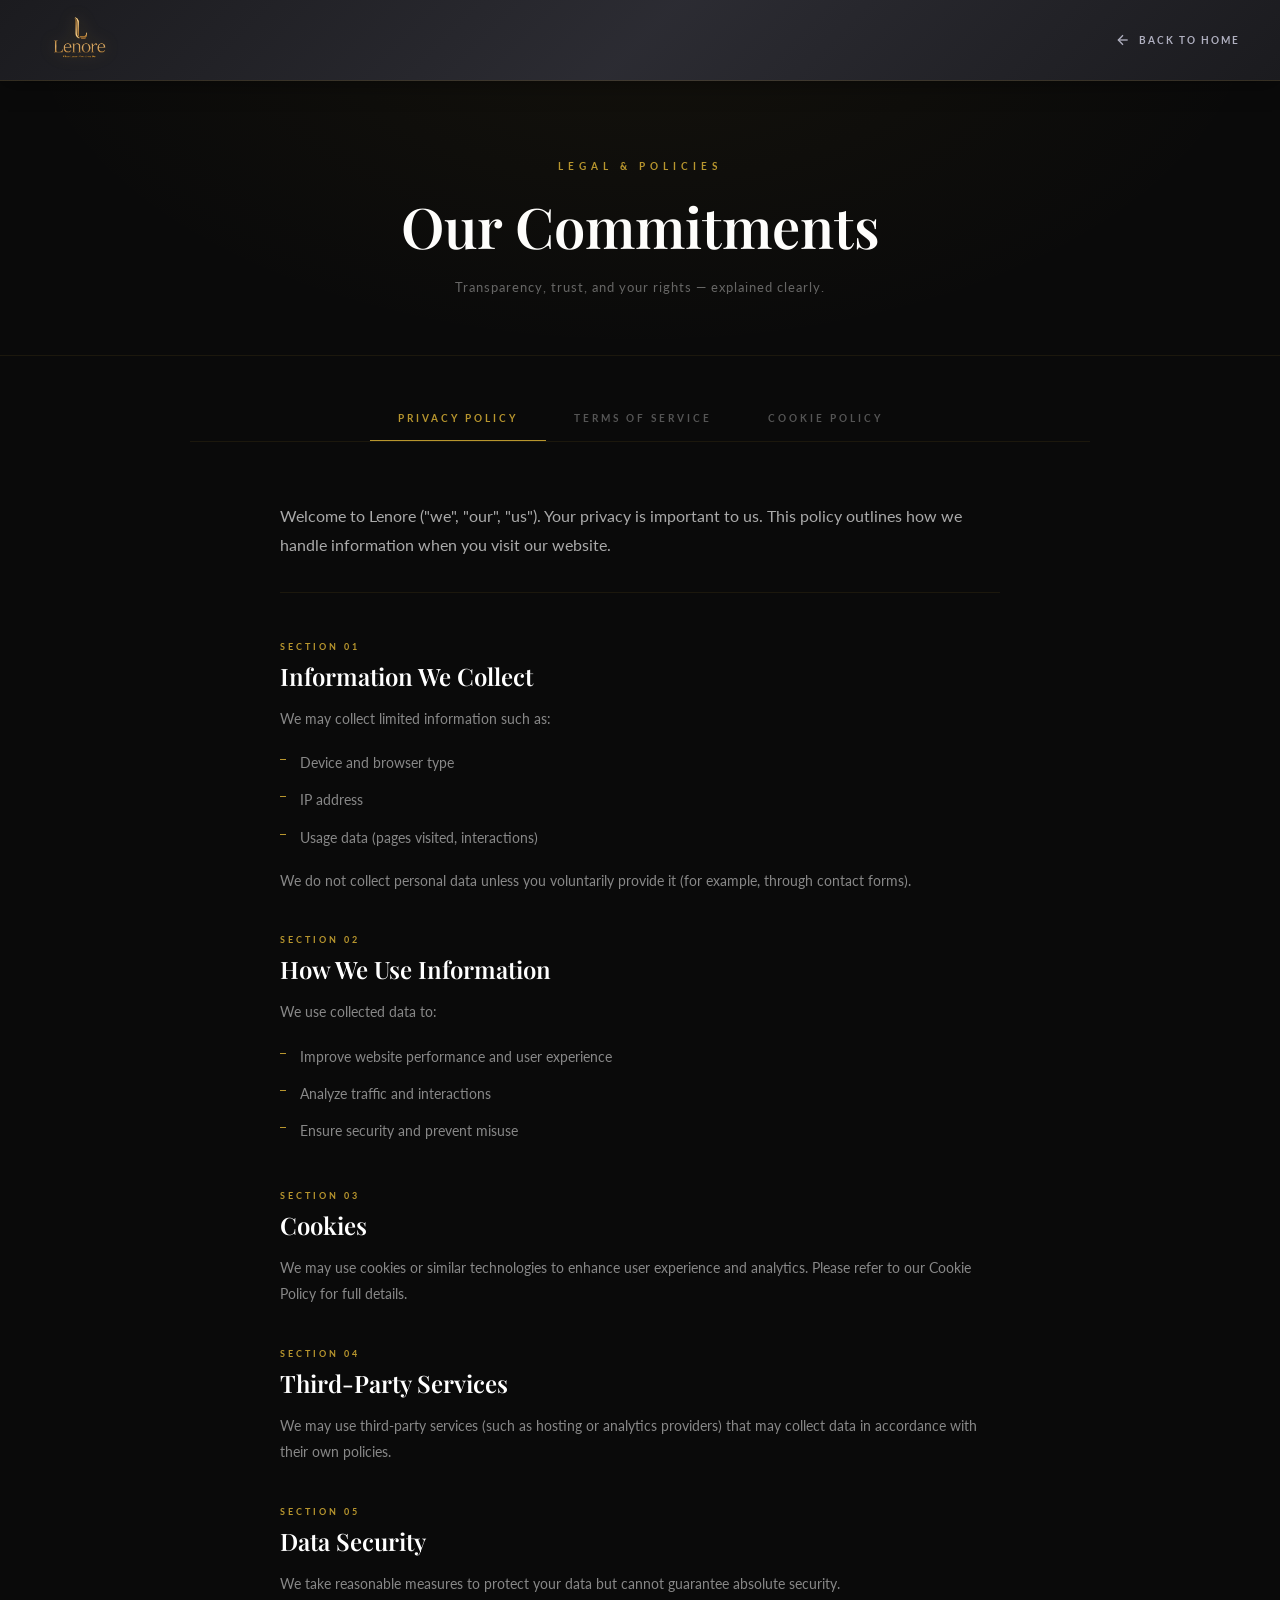
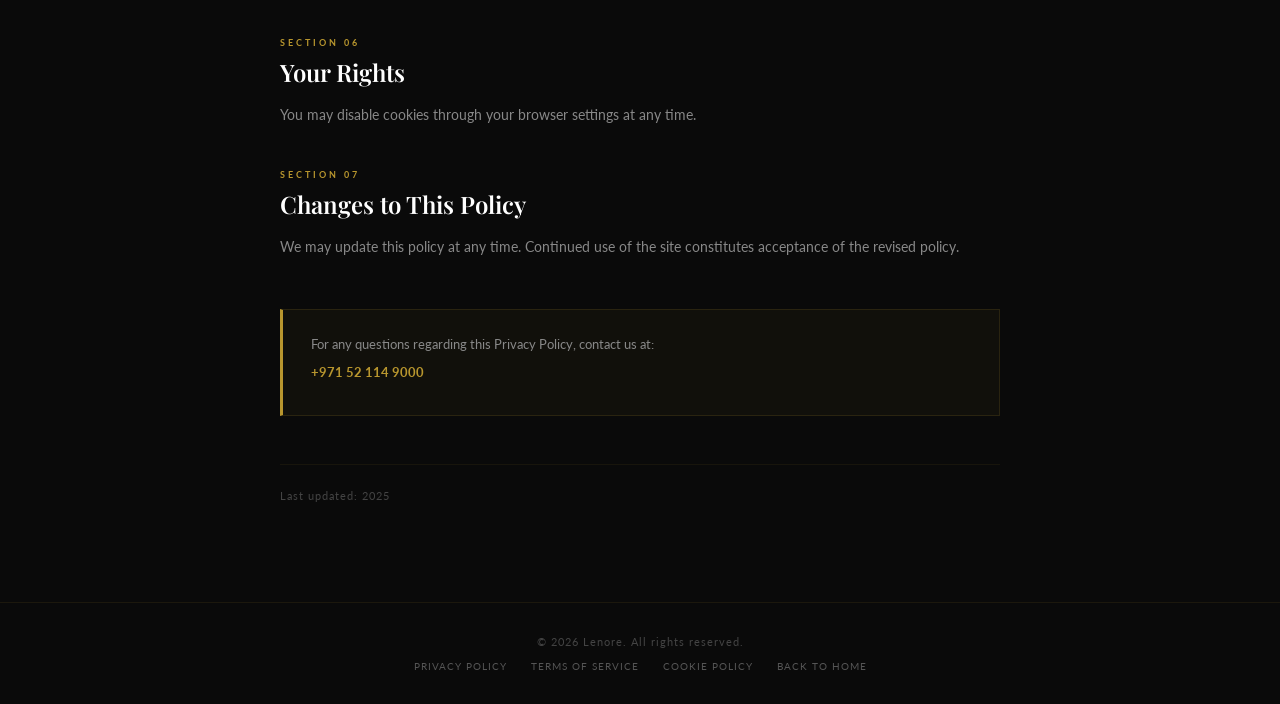
<file: legal.html>
<!DOCTYPE html>
<html lang="en">
<head>
    <meta charset="UTF-8">
    <meta name="viewport" content="width=device-width, initial-scale=1.0">
    <title>LENORE — Legal</title>
    <meta name="description" content="Lenore Privacy Policy, Terms of Service, and Cookie Policy.">
    <link rel="preconnect" href="https://fonts.googleapis.com">
    <link rel="preconnect" href="https://fonts.gstatic.com" crossorigin>
    <link href="https://fonts.googleapis.com/css2?family=Playfair+Display:ital,wght@0,400;0,500;0,600;0,700;1,400&family=Lato:wght@300;400;700&display=swap" rel="stylesheet">
    <style>
        *, *::before, *::after { margin: 0; padding: 0; box-sizing: border-box; }
        html { scroll-behavior: smooth; }
        body {
            font-family: 'Lato', sans-serif;
            background: #0a0a0a;
            color: #fff;
            min-height: 100vh;
            overflow-x: hidden;
            -webkit-font-smoothing: antialiased;
        }
        a { text-decoration: none; color: inherit; }
        ::-webkit-scrollbar { width: 6px; }
        ::-webkit-scrollbar-track { background: #0a0a0a; }
        ::-webkit-scrollbar-thumb { background: #b8962e; border-radius: 3px; }

        /* ── HEADER ── */
        .header {
            position: fixed; top: 0; left: 0; width: 100%;
            z-index: 100;
            padding: 0 40px;
            background: linear-gradient(135deg, rgba(28,28,32,0.97) 0%, rgba(45,45,52,0.97) 50%, rgba(28,28,32,0.97) 100%);
            backdrop-filter: blur(24px);
            border-bottom: 1px solid rgba(184,150,46,0.15);
            box-shadow: 0 2px 24px rgba(0,0,0,0.4);
        }
        .header-inner {
            display: flex; align-items: center;
            justify-content: space-between;
            height: 80px; max-width: 1240px; margin: 0 auto;
        }
        .logo-img {
            height: 56px; width: auto; display: block;
            filter: brightness(1.1) drop-shadow(0 0 8px rgba(184,150,46,0.3));
            transition: filter 0.3s ease;
        }
        .logo-img:hover { filter: brightness(1.3) drop-shadow(0 0 16px rgba(184,150,46,0.5)); }
        .back-btn {
            display: flex; align-items: center; gap: 8px;
            font-size: 10px; font-weight: 700; letter-spacing: 2px;
            text-transform: uppercase; color: #b0b0c0;
            transition: color 0.3s ease;
        }
        .back-btn:hover { color: #b8962e; }
        .back-btn svg { width: 16px; height: 16px; }

        /* ── HERO ── */
        .legal-hero {
            padding: 160px 40px 60px;
            text-align: center;
            border-bottom: 1px solid rgba(184,150,46,0.1);
            position: relative;
            overflow: hidden;
        }
        .legal-hero::before {
            content: '';
            position: absolute; inset: 0;
            background: radial-gradient(ellipse at 50% 0%, rgba(184,150,46,0.06) 0%, transparent 70%);
            pointer-events: none;
        }
        .legal-eyebrow {
            font-size: 10px; font-weight: 700;
            letter-spacing: 5px; text-transform: uppercase;
            color: #b8962e; margin-bottom: 16px;
        }
        .legal-title {
            font-family: 'Playfair Display', serif;
            font-size: clamp(32px, 6vw, 56px);
            font-weight: 600; color: #fff;
            margin-bottom: 16px;
        }
        .legal-subtitle {
            font-size: 13px; color: #666;
            letter-spacing: 1px; max-width: 400px;
            margin: 0 auto;
        }

        /* ── TABS ── */
        .tabs-wrap {
            display: flex; justify-content: center;
            padding: 40px 20px 0;
            gap: 0;
            border-bottom: 1px solid rgba(184,150,46,0.1);
            max-width: 900px; margin: 0 auto;
            overflow-x: auto;
        }
        .tabs-wrap::-webkit-scrollbar { display: none; }
        .tab-btn {
            background: none; border: none;
            padding: 16px 28px;
            font-family: 'Lato', sans-serif;
            font-size: 10px; font-weight: 700;
            letter-spacing: 3px; text-transform: uppercase;
            color: #555; cursor: pointer;
            border-bottom: 2px solid transparent;
            transition: all 0.3s ease;
            white-space: nowrap;
            margin-bottom: -1px;
        }
        .tab-btn:hover { color: #b0b0c0; }
        .tab-btn.active {
            color: #b8962e;
            border-bottom-color: #b8962e;
        }

        /* ── CONTENT ── */
        .legal-content {
            max-width: 800px; margin: 0 auto;
            padding: 60px 40px 100px;
        }
        .tab-panel { display: none; animation: fadeIn 0.4s ease; }
        .tab-panel.active { display: block; }
        @keyframes fadeIn {
            from { opacity: 0; transform: translateY(10px); }
            to   { opacity: 1; transform: translateY(0); }
        }

        /* ── POLICY STYLES ── */
        .policy-intro {
            font-size: 16px; color: #aaa; line-height: 1.8;
            margin-bottom: 48px;
            padding-bottom: 32px;
            border-bottom: 1px solid rgba(184,150,46,0.1);
        }
        .policy-section { margin-bottom: 40px; }
        .policy-section-num {
            font-size: 9px; font-weight: 700;
            letter-spacing: 3px; text-transform: uppercase;
            color: #b8962e; margin-bottom: 8px;
        }
        .policy-section h2 {
            font-family: 'Playfair Display', serif;
            font-size: clamp(18px, 3vw, 24px);
            font-weight: 600; color: #fff;
            margin-bottom: 14px;
        }
        .policy-section p {
            font-size: 14px; color: #888;
            line-height: 1.9; margin-bottom: 12px;
        }
        .policy-list {
            list-style: none; margin: 12px 0;
        }
        .policy-list li {
            font-size: 14px; color: #888;
            line-height: 1.8; padding: 6px 0 6px 20px;
            position: relative;
        }
        .policy-list li::before {
            content: '';
            position: absolute; left: 0; top: 15px;
            width: 6px; height: 1px;
            background: #b8962e;
        }
        .policy-contact {
            margin-top: 48px;
            background: rgba(184,150,46,0.04);
            border: 1px solid rgba(184,150,46,0.15);
            border-left: 3px solid #b8962e;
            padding: 24px 28px;
        }
        .policy-contact p {
            font-size: 13px; color: #888;
            margin-bottom: 8px; line-height: 1.6;
        }
        .policy-contact a {
            color: #b8962e; font-weight: 700;
            transition: color 0.3s;
        }
        .policy-contact a:hover { color: #d4af37; }
        .policy-updated {
            font-size: 11px; color: #444;
            letter-spacing: 1px; margin-top: 48px;
            padding-top: 24px;
            border-top: 1px solid rgba(184,150,46,0.08);
        }

        /* ── FOOTER ── */
        .legal-footer {
            background: #0a0a0a;
            border-top: 1px solid rgba(184,150,46,0.1);
            padding: 32px 40px;
            text-align: center;
        }
        .legal-footer p {
            font-size: 11px; color: #444;
            letter-spacing: 1px;
        }
        .legal-footer-links {
            display: flex; gap: 24px;
            justify-content: center; margin-top: 12px;
            flex-wrap: wrap;
        }
        .legal-footer-links a {
            font-size: 10px; color: #555;
            letter-spacing: 1px; text-transform: uppercase;
            transition: color 0.3s;
        }
        .legal-footer-links a:hover { color: #b8962e; }

        @media (max-width: 768px) {
            .header { padding: 0 20px; }
            .logo-img { height: 44px; }
            .legal-hero { padding: 130px 20px 48px; }
            .legal-content { padding: 40px 20px 80px; }
            .tab-btn { padding: 14px 18px; font-size: 9px; letter-spacing: 2px; }
            .legal-footer { padding: 24px 20px; }
        }
    </style>
</head>
<body>

<!-- HEADER -->
<header class="header">
    <div class="header-inner">
        <a href="index.html">
            <img src="images/logo.png" alt="Lenore" class="logo-img">
        </a>
        <a href="index.html" class="back-btn">
            <svg fill="none" stroke="currentColor" stroke-width="2" viewBox="0 0 24 24"><path d="M19 12H5"/><polyline points="12 19 5 12 12 5"/></svg>
            Back to Home
        </a>
    </div>
</header>

<!-- HERO -->
<section class="legal-hero">
    <div class="legal-eyebrow">Legal & Policies</div>
    <h1 class="legal-title">Our Commitments</h1>
    <p class="legal-subtitle">Transparency, trust, and your rights — explained clearly.</p>
</section>

<!-- TABS -->
<div class="tabs-wrap">
    <button class="tab-btn active" onclick="switchTab('privacy', this)">Privacy Policy</button>
    <button class="tab-btn" onclick="switchTab('terms', this)">Terms of Service</button>
    <button class="tab-btn" onclick="switchTab('cookies', this)">Cookie Policy</button>
</div>

<!-- CONTENT -->
<div class="legal-content">

    <!-- ══ PRIVACY POLICY ══ -->
    <div class="tab-panel active" id="tab-privacy">
        <p class="policy-intro">Welcome to Lenore ("we", "our", "us"). Your privacy is important to us. This policy outlines how we handle information when you visit our website.</p>

        <div class="policy-section">
            <div class="policy-section-num">Section 01</div>
            <h2>Information We Collect</h2>
            <p>We may collect limited information such as:</p>
            <ul class="policy-list">
                <li>Device and browser type</li>
                <li>IP address</li>
                <li>Usage data (pages visited, interactions)</li>
            </ul>
            <p>We do not collect personal data unless you voluntarily provide it (for example, through contact forms).</p>
        </div>

        <div class="policy-section">
            <div class="policy-section-num">Section 02</div>
            <h2>How We Use Information</h2>
            <p>We use collected data to:</p>
            <ul class="policy-list">
                <li>Improve website performance and user experience</li>
                <li>Analyze traffic and interactions</li>
                <li>Ensure security and prevent misuse</li>
            </ul>
        </div>

        <div class="policy-section">
            <div class="policy-section-num">Section 03</div>
            <h2>Cookies</h2>
            <p>We may use cookies or similar technologies to enhance user experience and analytics. Please refer to our Cookie Policy for full details.</p>
        </div>

        <div class="policy-section">
            <div class="policy-section-num">Section 04</div>
            <h2>Third-Party Services</h2>
            <p>We may use third-party services (such as hosting or analytics providers) that may collect data in accordance with their own policies.</p>
        </div>

        <div class="policy-section">
            <div class="policy-section-num">Section 05</div>
            <h2>Data Security</h2>
            <p>We take reasonable measures to protect your data but cannot guarantee absolute security.</p>
        </div>

        <div class="policy-section">
            <div class="policy-section-num">Section 06</div>
            <h2>Your Rights</h2>
            <p>You may disable cookies through your browser settings at any time.</p>
        </div>

        <div class="policy-section">
            <div class="policy-section-num">Section 07</div>
            <h2>Changes to This Policy</h2>
            <p>We may update this policy at any time. Continued use of the site constitutes acceptance of the revised policy.</p>
        </div>

        <div class="policy-contact">
            <p>For any questions regarding this Privacy Policy, contact us at:</p>
            <p><a href="tel:+971521149000">+971 52 114 9000</a></p>
        </div>
        <p class="policy-updated">Last updated: 2025</p>
    </div>

    <!-- ══ TERMS OF SERVICE ══ -->
    <div class="tab-panel" id="tab-terms">
        <p class="policy-intro">By accessing Lenore, you agree to be bound by these Terms of Service. Please read them carefully before using our website.</p>

        <div class="policy-section">
            <div class="policy-section-num">Section 01</div>
            <h2>Use of Website</h2>
            <p>This website is provided for informational and portfolio purposes only. Access to and use of this website is subject to the following terms and conditions.</p>
        </div>

        <div class="policy-section">
            <div class="policy-section-num">Section 02</div>
            <h2>Intellectual Property</h2>
            <p>All content, including 3D designs, visuals, and code, belongs to Lenore unless otherwise stated. You may not copy, reproduce, or distribute any content without prior written permission.</p>
        </div>

        <div class="policy-section">
            <div class="policy-section-num">Section 03</div>
            <h2>User Conduct</h2>
            <p>You agree not to:</p>
            <ul class="policy-list">
                <li>Attempt to hack, disrupt, or damage the website</li>
                <li>Use the website for illegal or unauthorized purposes</li>
            </ul>
        </div>

        <div class="policy-section">
            <div class="policy-section-num">Section 04</div>
            <h2>Disclaimer</h2>
            <p>This website is provided "as is" without warranties of any kind, either express or implied, including but not limited to fitness for a particular purpose.</p>
        </div>

        <div class="policy-section">
            <div class="policy-section-num">Section 05</div>
            <h2>Limitation of Liability</h2>
            <p>Lenore is not responsible for any damages resulting from the use of this website, including direct, indirect, incidental, or consequential damages.</p>
        </div>

        <div class="policy-section">
            <div class="policy-section-num">Section 06</div>
            <h2>External Links</h2>
            <p>We are not responsible for content on third-party websites linked from our platform. Links are provided for convenience only.</p>
        </div>

        <div class="policy-section">
            <div class="policy-section-num">Section 07</div>
            <h2>Changes to Terms</h2>
            <p>We may update these terms at any time without prior notice. Continued use of the website constitutes acceptance of the revised terms.</p>
        </div>

        <div class="policy-contact">
            <p>For inquiries regarding these Terms of Service, contact us at:</p>
            <p><a href="tel:+971521149000">+971 52 114 9000</a></p>
        </div>
        <p class="policy-updated">Last updated: 2025</p>
    </div>

    <!-- ══ COOKIE POLICY ══ -->
    <div class="tab-panel" id="tab-cookies">
        <p class="policy-intro">Lenore uses cookies to improve your browsing experience. This policy explains what cookies are, how we use them, and how you can manage them.</p>

        <div class="policy-section">
            <div class="policy-section-num">Section 01</div>
            <h2>What Are Cookies</h2>
            <p>Cookies are small data files stored on your device that help websites function efficiently. They allow websites to remember your preferences and improve your experience over time.</p>
        </div>

        <div class="policy-section">
            <div class="policy-section-num">Section 02</div>
            <h2>How We Use Cookies</h2>
            <p>We use cookies to:</p>
            <ul class="policy-list">
                <li>Understand how users interact with the site</li>
                <li>Improve website performance</li>
                <li>Enhance user experience</li>
            </ul>
        </div>

        <div class="policy-section">
            <div class="policy-section-num">Section 03</div>
            <h2>Types of Cookies We Use</h2>
            <ul class="policy-list">
                <li><strong style="color:#fff;">Essential cookies</strong> — necessary for core site functionality</li>
                <li><strong style="color:#fff;">Analytics cookies</strong> — to track usage and improve our services</li>
            </ul>
        </div>

        <div class="policy-section">
            <div class="policy-section-num">Section 04</div>
            <h2>Managing Cookies</h2>
            <p>You can disable or delete cookies through your browser settings at any time. Please note that disabling certain cookies may affect the functionality of our website.</p>
        </div>

        <div class="policy-section">
            <div class="policy-section-num">Section 05</div>
            <h2>Updates</h2>
            <p>We may update this Cookie Policy at any time to reflect changes in our practices or for legal and regulatory reasons.</p>
        </div>

        <div class="policy-contact">
            <p>For questions about our Cookie Policy, contact us at:</p>
            <p><a href="tel:+971521149000">+971 52 114 9000</a></p>
        </div>
        <p class="policy-updated">Last updated: 2025</p>
    </div>

</div>

<!-- FOOTER -->
<footer class="legal-footer">
    <p>&copy; 2026 Lenore. All rights reserved.</p>
    <div class="legal-footer-links">
        <a href="legal.html?tab=privacy">Privacy Policy</a>
        <a href="legal.html?tab=terms">Terms of Service</a>
        <a href="legal.html?tab=cookies">Cookie Policy</a>
        <a href="index.html">Back to Home</a>
    </div>
</footer>

<script>
function switchTab(name, btn) {
    // Update buttons
    document.querySelectorAll('.tab-btn').forEach(b => b.classList.remove('active'));
    btn.classList.add('active');
    // Update panels
    document.querySelectorAll('.tab-panel').forEach(p => p.classList.remove('active'));
    document.getElementById('tab-' + name).classList.add('active');
    // Update URL without reload
    const url = new URL(window.location);
    url.searchParams.set('tab', name);
    window.history.pushState({}, '', url);
    // Scroll to top of content
    window.scrollTo({ top: document.querySelector('.tabs-wrap').offsetTop - 90, behavior: 'smooth' });
}

// Auto open tab from URL ?tab=
document.addEventListener('DOMContentLoaded', () => {
    const tab = new URLSearchParams(window.location.search).get('tab');
    if (tab) {
        const btn = document.querySelector(`.tab-btn[onclick*="${tab}"]`);
        if (btn) switchTab(tab, btn);
    }
});
</script>

</body>
</html>
</file>
